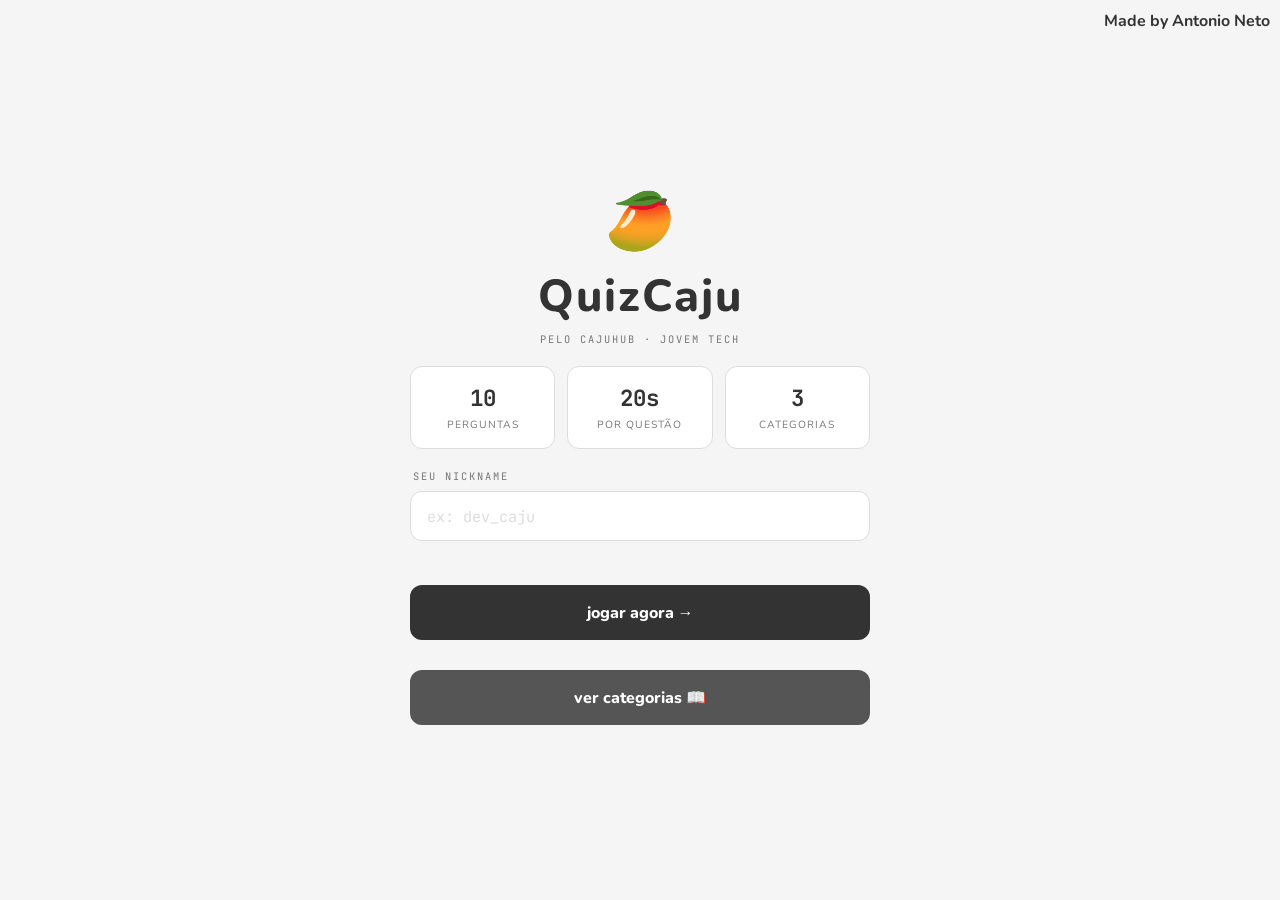
<file: index.html>
<!DOCTYPE html>
<html lang="pt-BR">

<head>
  <meta charset="UTF-8" />
  <meta name="viewport" content="width=device-width, initial-scale=1.0" />
  <title>QuizCaju</title>
  <link rel="stylesheet" href="style.css" />
</head>

<body>

  <div class="o-grande-autor">
    Made by Antonio Neto
  </div>

  <!-- ================================
      TELA 1: HOME
  ================================= -->
  <section id="tela-home" class="tela ativa">

    <div class="home-logo">
      <span class="logo-icone">🥭</span>
      <h1 class="logo-texto">QuizCaju</h1>
      <p class="logo-sub">pelo CajuHub · Jovem Tech</p>
    </div>

    <div class="home-info">
      <div class="info-card">
        <!-- ❌ id errado. O app.js procura "total-perguntas". -->
        <span class="info-num" id="total-perguntas">--</span>
        <span class="info-label">perguntas</span>
      </div>
      <div class="info-card">
        <span class="info-num">20s</span>
        <span class="info-label">por questão</span>
      </div>
      <div class="info-card">
        <span class="info-num" id="total-categorias">--</span>
        <span class="info-label">categorias</span>
      </div>
    </div>

    <div class="campo-nickname">
      <label for="input-nickname">seu nickname</label>
      <input type="text" id="input-nickname" placeholder="ex: dev_caju" maxlength="20" autocomplete="off" />
      <!-- ❌ id errado. O app.js procura "erro-nickname". -->
      <span class="campo-erro" id="erro-nickname"></span>
    </div>

    <button class="btn btn-primario" id="btn-iniciar">
      jogar agora →
    </button>
    <button class="btn" id="btn-categorias" style="margin-top: 10px; background-color: var(--cor-destaque); border-color: var(--cor-destaque);">
      ver categorias 📖
    </button>

  </section>


  <!-- ================================
      TELA 2: QUESTÃO
  ================================= -->
  <section id="tela-questao" class="tela">

    <header class="questao-header">
      <div class="progresso-info">
        <span id="questao-atual">1</span>
        <span class="progresso-sep">/</span>
        <span id="questao-total">10</span>
      </div>

      <div class="barra-progresso">
        <div class="barra-fill" id="barra-fill"></div>
      </div>

      <div class="timer-wrap">
        <svg class="timer-svg" viewBox="0 0 40 40">
          <circle class="timer-trilha" cx="20" cy="20" r="17" />
          <circle class="timer-arco" cx="20" cy="20" r="17" id="timer-arco" />
        </svg>
        <span class="timer-num" id="timer-num">20</span>
      </div>
    </header>

    <div class="categoria-tag" id="categoria-tag">HTML</div>

    <div class="questao-card">
      <p class="questao-texto" id="questao-texto">
        Carregando pergunta...
      </p>
    </div>

    <div class="opcoes-grid" id="opcoes-grid">
      <!-- opções injetadas pelo app.js -->
    </div>

  </section>


  <!-- ================================
      TELA 3: FEEDBACK
  ================================= -->
  <section id="tela-feedback" class="tela">

    <div class="feedback-icone" id="feedback-icone">⏳</div>

    <!-- ❌ tag errada. Deveria ser <h2> — título de seção. -->
    <h3 class="feedback-titulo" id="feedback-titulo">Resultado</h3>

    <p class="feedback-explicacao" id="feedback-explicacao">
      A explicação vai aparecer aqui.
    </p>

    <div class="feedback-pontos">
      <span class="pontos-num" id="feedback-pontos">+0</span>
      <span class="pontos-label">pontos</span>
    </div>

    <div class="feedback-placar">
      <span class="placar-label">placar total</span>
      <span class="placar-num" id="placar-parcial">0</span>
    </div>

    <button class="btn btn-primario" id="btn-proxima">
      próxima →
    </button>

  </section>


  <!-- ================================
      TELA 4: RESULTADO FINAL
  ================================= -->
  <section id="tela-resultado" class="tela">

    <div class="resultado-topo">
      <div class="resultado-medalha" id="resultado-medalha">🏅</div>
      <h2 class="resultado-nome" id="resultado-nome">jogador</h2>
    </div>

    <div class="resultado-score">
      <span class="score-num" id="score-final">0</span>
      <span class="score-label">pontos</span>
    </div>

    <div class="resultado-stats">
      <div class="stat">
        <span class="stat-val" id="stat-acertos">0</span>
        <span class="stat-label">acertos</span>
      </div>
      <div class="stat">
        <span class="stat-val" id="stat-erros">0</span>
        <span class="stat-label">erros</span>
      </div>
      <div class="stat">
        <span class="stat-val" id="stat-porcento">0%</span>
        <span class="stat-label">aproveitamento</span>
      </div>
    </div>

    <p class="resultado-mensagem" id="resultado-mensagem">
      Você completou o quiz!
    </p>

    <button class="btn btn-primario" id="btn-jogar-novamente">
      jogar novamente
    </button>

  </section>

  <!--Botao de categorias -->
  <div id="modal-categorias" class="modal-overlay">
    <div class="modal-conteudo">
      <h3 class="modal-titulo">Categorias inclusas na rodada</h3>
      <ul id="lista-categorias" class="modal-lista"></ul>
      <button class="btn-btn-primario" id="btn-fechar-modal">Fechar</button>
    </div>
  </div>

  <!-- Scripts no final do body -->
  <script src="questions.js"></script>
  <script src="app.js"></script>

</body>

</html>
</file>
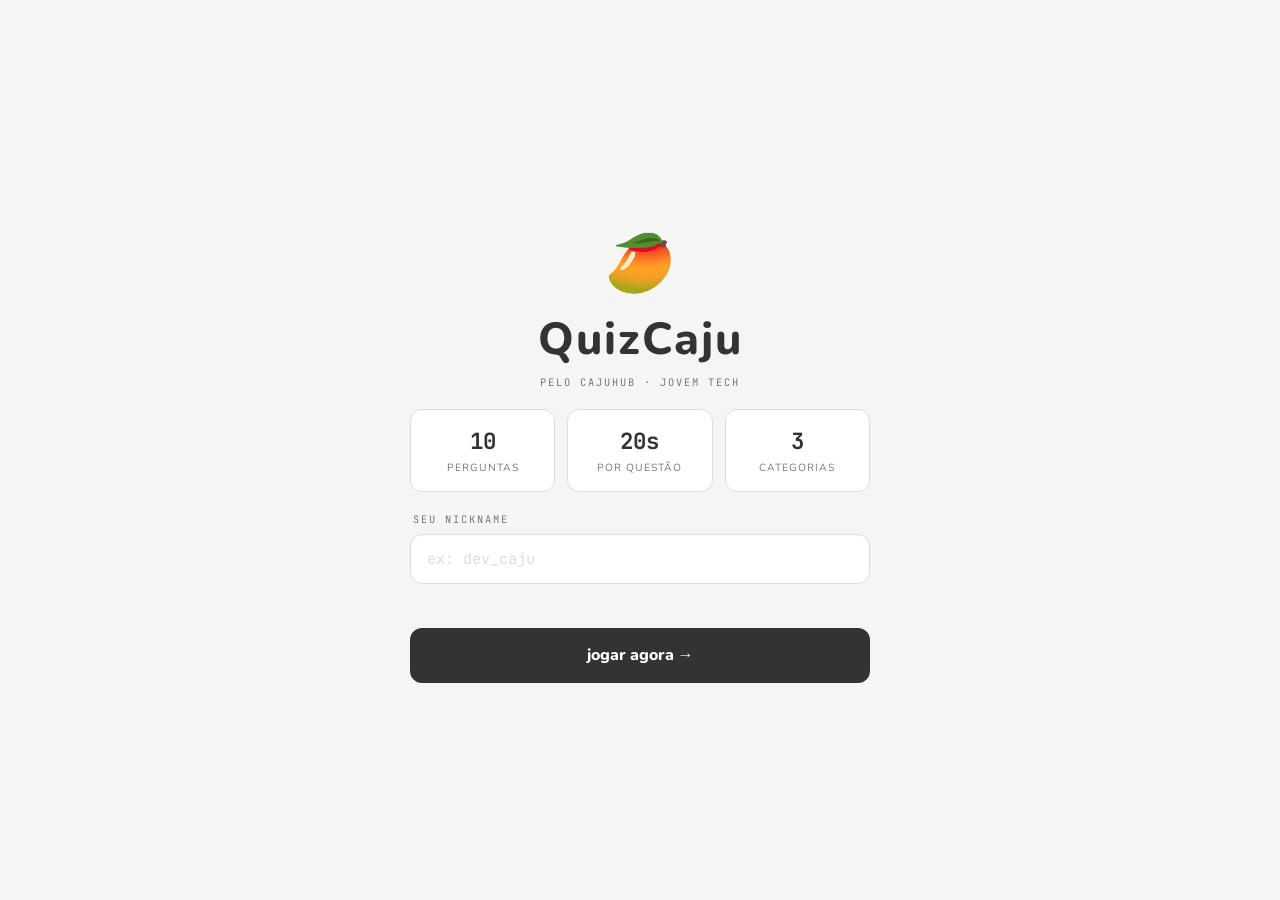
<file: S1_index.html>
<!DOCTYPE html>
<html lang="pt-BR">

<head>
  <meta charset="UTF-8" />
  <meta name="viewport" content="width=device-width, initial-scale=1.0" />
  <title>QuizCaju</title>
  <link rel="stylesheet" href="S1_style.css" />
</head>

<body>

  <!-- ================================
      TELA 1: HOME
  ================================= -->
  <section id="tela-home" class="tela ativa">

    <div class="home-logo">
      <span class="logo-icone">🥭</span>
      <h1 class="logo-texto">QuizCaju</h1>
      <p class="logo-sub">pelo CajuHub · Jovem Tech</p>
    </div>

    <div class="home-info">
      <div class="info-card">
        <!-- ❌ id errado. O app.js procura "total-perguntas". -->
        <span class="info-num" id="total-perguntas">--</span>
        <span class="info-label">perguntas</span>
      </div>
      <div class="info-card">
        <span class="info-num">20s</span>
        <span class="info-label">por questão</span>
      </div>
      <div class="info-card">
        <span class="info-num" id="total-categorias">--</span>
        <span class="info-label">categorias</span>
      </div>
    </div>

    <div class="campo-nickname">
      <label for="input-nickname">seu nickname</label>
      <input type="text" id="input-nickname" placeholder="ex: dev_caju" maxlength="20" autocomplete="off" />
      <!-- ❌ id errado. O app.js procura "erro-nickname". -->
      <span class="campo-erro" id="erro-nickname"></span>
    </div>

    <button class="btn btn-primario" id="btn-iniciar">
      jogar agora →
    </button>

  </section>


  <!-- ================================
      TELA 2: QUESTÃO
  ================================= -->
  <section id="tela-questao" class="tela">

    <header class="questao-header">
      <div class="progresso-info">
        <span id="questao-atual">1</span>
        <span class="progresso-sep">/</span>
        <span id="questao-total">10</span>
      </div>

      <div class="barra-progresso">
        <div class="barra-fill" id="barra-fill"></div>
      </div>

      <div class="timer-wrap">
        <svg class="timer-svg" viewBox="0 0 40 40">
          <circle class="timer-trilha" cx="20" cy="20" r="17" />
          <circle class="timer-arco" cx="20" cy="20" r="17" id="timer-arco" />
        </svg>
        <span class="timer-num" id="timer-num">20</span>
      </div>
    </header>

    <div class="categoria-tag" id="categoria-tag">HTML</div>

    <div class="questao-card">
      <p class="questao-texto" id="questao-texto">
        Carregando pergunta...
      </p>
    </div>

    <div class="opcoes-grid" id="opcoes-grid">
      <!-- opções injetadas pelo app.js -->
    </div>

  </section>


  <!-- ================================
      TELA 3: FEEDBACK
  ================================= -->
  <section id="tela-feedback" class="tela">

    <div class="feedback-icone" id="feedback-icone">⏳</div>

    <!-- ❌ tag errada. Deveria ser <h2> — título de seção. -->
    <h3 class="feedback-titulo" id="feedback-titulo">Resultado</h3>

    <p class="feedback-explicacao" id="feedback-explicacao">
      A explicação vai aparecer aqui.
    </p>

    <div class="feedback-pontos">
      <span class="pontos-num" id="feedback-pontos">+0</span>
      <span class="pontos-label">pontos</span>
    </div>

    <div class="feedback-placar">
      <span class="placar-label">placar total</span>
      <span class="placar-num" id="placar-parcial">0</span>
    </div>

    <button class="btn btn-primario" id="btn-proxima">
      próxima →
    </button>

  </section>


  <!-- ================================
      TELA 4: RESULTADO FINAL
  ================================= -->
  <section id="tela-resultado" class="tela">

    <div class="resultado-topo">
      <div class="resultado-medalha" id="resultado-medalha">🏅</div>
      <h2 class="resultado-nome" id="resultado-nome">jogador</h2>
    </div>

    <div class="resultado-score">
      <span class="score-num" id="score-final">0</span>
      <span class="score-label">pontos</span>
    </div>

    <div class="resultado-stats">
      <div class="stat">
        <span class="stat-val" id="stat-acertos">0</span>
        <span class="stat-label">acertos</span>
      </div>
      <div class="stat">
        <span class="stat-val" id="stat-erros">0</span>
        <span class="stat-label">erros</span>
      </div>
      <div class="stat">
        <span class="stat-val" id="stat-porcento">0%</span>
        <span class="stat-label">aproveitamento</span>
      </div>
    </div>

    <p class="resultado-mensagem" id="resultado-mensagem">
      Você completou o quiz!
    </p>

    <button class="btn btn-primario" id="btn-jogar-novamente">
      jogar novamente
    </button>

  </section>

  <!-- Scripts no final do body -->
  <script src="S1_questions.js"></script>
  <script src="S1_app.skeleton.js"></script>

</body>

</html>
</file>
<file: style.css>
/* =============================================
   QuizCaju — style.css
   Base de layout. Visual intencional cru.
   Sua missão: dar identidade a este app.
   ============================================= */

/* ── FONTES ──────────────────────────────────── */
@import url('https://fonts.googleapis.com/css2?family=Nunito:wght@400;600;700;800&family=JetBrains+Mono:wght@500;700&display=swap');

/* ── VARIÁVEIS ───────────────────────────────── */
/* Personalize estas variáveis para criar a identidade visual do seu quiz */
:root {
  --cor-fundo:      #f5f5f5;
  --cor-superficie: #ffffff;
  --cor-borda:      #dddddd;
  --cor-primaria:   #333333;
  --cor-destaque:   #555555;
  --cor-texto:      #222222;
  --cor-texto-2:    #777777;
  --cor-acerto:     #2e7d32;
  --cor-erro:       #c62828;
  --laranja:        #ff5722;
  --vermelho:       #d32f2f;
  --amarelo:        #fbc02d;
  --fonte-corpo: 'Nunito', sans-serif;
  --fonte-mono:  'JetBrains Mono', monospace;

  --raio:    12px;
  --raio-sm:  8px;
}

/* ── RESET ───────────────────────────────────── */
*, *::before, *::after {
  box-sizing: border-box;
  margin: 0;
  padding: 0;
}

html { height: 100%; }

/* ── BODY ────────────────────────────────────── */
body {
  font-family: var(--fonte-corpo);
  background-color: var(--cor-fundo);
  color: var(--cor-texto);
  min-height: 100vh;
  display: flex;
  align-items: center;
  justify-content: center;
  padding: 1.5rem 1rem;
}

/* ── TELAS ───────────────────────────────────── */
/* Cada seção é uma "tela". Só a tela com a classe .ativa aparece. */
.tela {
  display: none;
  flex-direction: column;
  align-items: center;
  gap: 1.25rem;
  width: 100%;
  max-width: 460px;
}

.tela.ativa {
  display: flex;
}

/* ── BOTÃO ───────────────────────────────────── */
.btn {
  width: 100%;
  padding: 0.9rem 1.5rem;
  border: 2px solid var(--cor-primaria);
  border-radius: var(--raio);
  background-color: var(--cor-primaria);
  color: #fff;
  font-family: var(--fonte-corpo);
  font-size: 1rem;
  font-weight: 800;
  cursor: pointer;
  transition: opacity 0.15s;
}

.btn:hover {
  opacity: 0.85;
}

.btn:active {
  transform: scale(0.97);
}

/* ══ TELA HOME ══════════════════════════════════ */
.home-logo {
  text-align: center;
  padding-top: 0.5rem;
}

.logo-icone {
  font-size: 3.5rem;
  display: block;
  margin-bottom: 0.4rem;
}

.logo-texto {
  font-size: 2.8rem;
  font-weight: 800;
  color: var(--cor-primaria);
  letter-spacing: 2px;
}

.logo-sub {
  font-family: var(--fonte-mono);
  font-size: 0.65rem;
  color: var(--cor-texto-2);
  letter-spacing: 2px;
  text-transform: uppercase;
  margin-top: 0.3rem;
}

/* cards de info (perguntas / tempo / categorias) */
.home-info {
  display: flex;
  gap: 0.75rem;
  width: 100%;
}

.info-card {
  flex: 1;
  padding: 1rem 0.5rem;
  background: var(--cor-superficie);
  border: 1px solid var(--cor-borda);
  border-radius: var(--raio);
  display: flex;
  flex-direction: column;
  align-items: center;
  gap: 0.25rem;
}

.info-num {
  font-family: var(--fonte-mono);
  font-size: 1.4rem;
  font-weight: 700;
  color: var(--cor-primaria);
}

.info-label {
  font-size: 0.65rem;
  color: var(--cor-texto-2);
  text-transform: uppercase;
  letter-spacing: 1px;
}

/* campo nickname */
.campo-nickname {
  display: flex;
  flex-direction: column;
  gap: 0.5rem;
  width: 100%;
}

.campo-nickname label {
  font-family: var(--fonte-mono);
  font-size: 0.65rem;
  color: var(--cor-texto-2);
  text-transform: uppercase;
  letter-spacing: 2px;
  padding-left: 0.2rem;
}

.campo-nickname input {
  width: 100%;
  padding: 0.85rem 1rem;
  background: var(--cor-superficie);
  border: 1px solid var(--cor-borda);
  border-radius: var(--raio);
  color: var(--cor-texto);
  font-family: var(--fonte-mono);
  font-size: 0.95rem;
  outline: none;
  transition: border-color 0.2s;
}

.campo-nickname input:focus {
  border-color: var(--cor-primaria);
}

.campo-nickname input::placeholder {
  color: var(--cor-borda);
}

.campo-erro {
  font-size: 0.78rem;
  color: var(--cor-erro);
  min-height: 1rem;
  padding-left: 0.2rem;
}


/* ══ TELA QUESTÃO ════════════════════════════════ */
.questao-header {
  display: flex;
  align-items: center;
  width: 100%;
  gap: 0.75rem;
}

.progresso-info {
  font-family: var(--fonte-mono);
  font-size: 0.75rem;
  color: var(--cor-texto-2);
  white-space: nowrap;
}

.progresso-sep {
  margin: 0 1px;
}

/* barra de progresso */
.barra-progresso {
  flex: 1;
  height: 6px;
  background: var(--cor-borda);
  border-radius: 999px;
  overflow: hidden;
}

.barra-fill {
  height: 100%;
  width: 10%;
  background: var(--cor-primaria);
  border-radius: 999px;
  transition: width 0.5s ease;
}

/* timer circular */
.timer-wrap {
  position: relative;
  width: 44px;
  height: 44px;
  flex-shrink: 0;
}

.timer-svg {
  width: 44px;
  height: 44px;
  transform: rotate(-90deg);
}

.timer-trilha {
  fill: none;
  stroke: var(--cor-borda);
  stroke-width: 3;
}

.timer-arco {
  fill: none;
  stroke: var(--cor-primaria);
  stroke-width: 3;
  stroke-linecap: round;
  stroke-dasharray: 107;
  stroke-dashoffset: 0;
  transition: stroke-dashoffset 1s linear;
}

.timer-num {
  position: absolute;
  inset: 0;
  display: flex;
  align-items: center;
  justify-content: center;
  font-family: var(--fonte-mono);
  font-size: 0.75rem;
  font-weight: 700;
  color: var(--cor-texto);
}

/* tag de categoria */
.categoria-tag {
  align-self: flex-start;
  font-family: var(--fonte-mono);
  font-size: 0.6rem;
  font-weight: 700;
  letter-spacing: 2px;
  text-transform: uppercase;
  padding: 0.3rem 0.85rem;
  border-radius: 999px;
  background: var(--cor-borda);
  color: var(--cor-texto-2);
  border: 1px solid var(--cor-borda);
}

/* card da questão */
.questao-card {
  width: 100%;
  padding: 1.4rem 1.25rem;
  background: var(--cor-superficie);
  border: 1px solid var(--cor-borda);
  border-radius: var(--raio);
}

.questao-texto {
  font-size: 1rem;
  font-weight: 700;
  line-height: 1.65;
}

/* opções */
.opcoes-grid {
  display: flex;
  flex-direction: column;
  gap: 0.6rem;
  width: 100%;
}

.opcao-btn {
  width: 100%;
  display: flex;
  align-items: center;
  gap: 0.85rem;
  padding: 0.85rem 1rem;
  background: var(--cor-superficie);
  border: 1px solid var(--cor-borda);
  border-radius: var(--raio-sm);
  cursor: pointer;
  text-align: left;
  color: var(--cor-texto);
  font-family: var(--fonte-corpo);
  font-size: 0.9rem;
  font-weight: 600;
  line-height: 1.4;
  transition: border-color 0.15s, background 0.15s;
}

.opcao-btn:hover:not(:disabled) {
  border-color: var(--cor-primaria);
  background: var(--cor-fundo);
}

.opcao-btn:disabled {
  cursor: not-allowed;
}

.opcao-letra {
  width: 28px;
  height: 28px;
  border-radius: 6px;
  display: flex;
  align-items: center;
  justify-content: center;
  font-family: var(--fonte-mono);
  font-size: 0.65rem;
  font-weight: 800;
  flex-shrink: 0;
  background: var(--cor-fundo);
  border: 1px solid var(--cor-borda);
  color: var(--cor-texto-2);
}

.opcao-texto {
  flex: 1;
  word-break: break-word;
}

/* feedback visual das opções */
.opcao-btn.correta {
  border-color: var(--cor-acerto) !important;
  background: #e8f5e9 !important;
  color: var(--cor-acerto);
}

.opcao-btn.errada {
  border-color: var(--cor-erro) !important;
  background: #ffebee !important;
  color: var(--cor-erro);
}


/* ══ TELA FEEDBACK ══════════════════════════════ */
.feedback-icone {
  font-size: 4rem;
  line-height: 1;
}

.feedback-titulo {
  font-size: 2rem;
  font-weight: 800;
  letter-spacing: 2px;
  text-align: center;
}

.feedback-titulo.acerto { color: var(--cor-acerto); }
.feedback-titulo.erro   { color: var(--cor-erro); }

.feedback-explicacao {
  font-size: 0.875rem;
  color: var(--cor-texto-2);
  text-align: center;
  line-height: 1.65;
  max-width: 380px;
}

.feedback-pontos {
  display: flex;
  align-items: baseline;
  gap: 0.5rem;
}

.pontos-num {
  font-family: var(--fonte-mono);
  font-size: 2.5rem;
  font-weight: 700;
  color: var(--cor-primaria);
}

.pontos-label {
  font-size: 0.8rem;
  color: var(--cor-texto-2);
  font-weight: 600;
}

.feedback-placar {
  width: 100%;
  padding: 0.9rem 1.25rem;
  background: var(--cor-superficie);
  border: 1px solid var(--cor-borda);
  border-radius: var(--raio);
  display: flex;
  align-items: center;
  justify-content: space-between;
}

.placar-label {
  font-family: var(--fonte-mono);
  font-size: 0.62rem;
  color: var(--cor-texto-2);
  text-transform: uppercase;
  letter-spacing: 1.5px;
}

.placar-num {
  font-family: var(--fonte-mono);
  font-size: 1.1rem;
  font-weight: 700;
  color: var(--cor-texto);
}


/* ══ TELA RESULTADO ═════════════════════════════ */
.resultado-topo {
  display: flex;
  flex-direction: column;
  align-items: center;
  gap: 0.5rem;
}

.resultado-medalha {
  font-size: 4.5rem;
  line-height: 1;
}

.resultado-nome {
  font-family: var(--fonte-mono);
  font-size: 0.9rem;
  color: var(--cor-texto-2);
  font-weight: 700;
}

.resultado-score {
  display: flex;
  flex-direction: column;
  align-items: center;
  gap: 0.1rem;
}

.score-num {
  font-family: var(--fonte-mono);
  font-size: 4.5rem;
  font-weight: 800;
  line-height: 1;
  color: var(--cor-primaria);
}

.score-label {
  font-family: var(--fonte-mono);
  font-size: 0.62rem;
  color: var(--cor-texto-2);
  text-transform: uppercase;
  letter-spacing: 2px;
}

.resultado-stats {
  display: flex;
  gap: 0.65rem;
  width: 100%;
}

.stat {
  flex: 1;
  padding: 0.9rem 0.5rem;
  background: var(--cor-superficie);
  border: 1px solid var(--cor-borda);
  border-radius: var(--raio);
  display: flex;
  flex-direction: column;
  align-items: center;
  gap: 0.3rem;
}

.stat-val {
  font-family: var(--fonte-mono);
  font-size: 1.4rem;
  font-weight: 800;
  color: var(--cor-texto);
}

.stat-label {
  font-size: 0.6rem;
  color: var(--cor-texto-2);
  text-transform: uppercase;
  letter-spacing: 1px;
}

.resultado-mensagem {
  font-size: 0.9rem;
  color: var(--cor-texto-2);
  text-align: center;
  line-height: 1.6;
  font-style: italic;
}

/* ── RESPONSIVO ──────────────────────────────── */
@media (max-width: 380px) {
  .logo-texto  { font-size: 2.2rem; }
  .score-num   { font-size: 3.5rem; }
}

.o-grande-autor {
  position: absolute;
  top: 10px;
  right: 10px;
  font-weight: bold;
  z-index: 1000;
  color: #333;
}

/* ── Categorias botao ─────────────────────── */
.modal-overlay {
  display: none;
  position: fixed;
  inset: 0;
  background: rgba(0, 0, 0, 0.6);
  z-index: 2000;
  align-items: center;
  justify-content: center;
  padding: 1rem;
}
.modal-overlay.ativo {
  display: flex;
}
.modal-conteudo {
  background: var(--cor-superficie);
  border-radius: var(--raio);
  padding: 1.5rem;
  width: 100%;
  max-width: 360px;
  border: 1px solid var(--cor-borda);
  box-shadow: 0 4px 12px rgba(0,0,0,0.1);
  text-align: center;
}
.modal-titulo {
  font-size: 1.25rem;
  color: var(--cor-primaria);
  font-weight: 800;
  margin-bottom: 1rem;
}
.modal-lista {
  list-style: none;
  text-align: left;
  margin-bottom: 1.5rem;
  max-height: 250px;
  overflow-y: auto;
}
.modal-lista li {
  padding: 0.6rem 0.5rem;
  border-bottom: 1px solid var(--cor-borda);
  color: var(--cor-texto);
  font-family: var(--fonte-mono);
  font-size: 0.9rem;
}
.modal-lista li:last-child {
  border-bottom: none;
}
</file>
<file: S1_style.css>
/* =============================================
   QuizCaju — style.css
   Base de layout. Visual intencional cru.
   Sua missão: dar identidade a este app.
   ============================================= */

/* ── FONTES ──────────────────────────────────── */
@import url('https://fonts.googleapis.com/css2?family=Nunito:wght@400;600;700;800&family=JetBrains+Mono:wght@500;700&display=swap');

/* ── VARIÁVEIS ───────────────────────────────── */
/* Personalize estas variáveis para criar a identidade visual do seu quiz */
:root {
  --cor-fundo:      #f5f5f5;
  --cor-superficie: #ffffff;
  --cor-borda:      #dddddd;
  --cor-primaria:   #333333;
  --cor-destaque:   #555555;
  --cor-texto:      #222222;
  --cor-texto-2:    #777777;
  --cor-acerto:     #2e7d32;
  --cor-erro:       #c62828;
  --laranja:        #ff5722;
  --vermelho:       #d32f2f;
  --amarelo:        #fbc02d;
  --fonte-corpo: 'Nunito', sans-serif;
  --fonte-mono:  'JetBrains Mono', monospace;

  --raio:    12px;
  --raio-sm:  8px;
}

/* ── RESET ───────────────────────────────────── */
*, *::before, *::after {
  box-sizing: border-box;
  margin: 0;
  padding: 0;
}

html { height: 100%; }

/* ── BODY ────────────────────────────────────── */
body {
  font-family: var(--fonte-corpo);
  background-color: var(--cor-fundo);
  color: var(--cor-texto);
  min-height: 100vh;
  display: flex;
  align-items: center;
  justify-content: center;
  padding: 1.5rem 1rem;
}

/* ── TELAS ───────────────────────────────────── */
/* Cada seção é uma "tela". Só a tela com a classe .ativa aparece. */
.tela {
  display: none;
  flex-direction: column;
  align-items: center;
  gap: 1.25rem;
  width: 100%;
  max-width: 460px;
}

.tela.ativa {
  display: flex;
}

/* ── BOTÃO ───────────────────────────────────── */
.btn {
  width: 100%;
  padding: 0.9rem 1.5rem;
  border: 2px solid var(--cor-primaria);
  border-radius: var(--raio);
  background-color: var(--cor-primaria);
  color: #fff;
  font-family: var(--fonte-corpo);
  font-size: 1rem;
  font-weight: 800;
  cursor: pointer;
  transition: opacity 0.15s;
}

.btn:hover {
  opacity: 0.85;
}

.btn:active {
  transform: scale(0.97);
}

/* ══ TELA HOME ══════════════════════════════════ */
.home-logo {
  text-align: center;
  padding-top: 0.5rem;
}

.logo-icone {
  font-size: 3.5rem;
  display: block;
  margin-bottom: 0.4rem;
}

.logo-texto {
  font-size: 2.8rem;
  font-weight: 800;
  color: var(--cor-primaria);
  letter-spacing: 2px;
}

.logo-sub {
  font-family: var(--fonte-mono);
  font-size: 0.65rem;
  color: var(--cor-texto-2);
  letter-spacing: 2px;
  text-transform: uppercase;
  margin-top: 0.3rem;
}

/* cards de info (perguntas / tempo / categorias) */
.home-info {
  display: flex;
  gap: 0.75rem;
  width: 100%;
}

.info-card {
  flex: 1;
  padding: 1rem 0.5rem;
  background: var(--cor-superficie);
  border: 1px solid var(--cor-borda);
  border-radius: var(--raio);
  display: flex;
  flex-direction: column;
  align-items: center;
  gap: 0.25rem;
}

.info-num {
  font-family: var(--fonte-mono);
  font-size: 1.4rem;
  font-weight: 700;
  color: var(--cor-primaria);
}

.info-label {
  font-size: 0.65rem;
  color: var(--cor-texto-2);
  text-transform: uppercase;
  letter-spacing: 1px;
}

/* campo nickname */
.campo-nickname {
  display: flex;
  flex-direction: column;
  gap: 0.5rem;
  width: 100%;
}

.campo-nickname label {
  font-family: var(--fonte-mono);
  font-size: 0.65rem;
  color: var(--cor-texto-2);
  text-transform: uppercase;
  letter-spacing: 2px;
  padding-left: 0.2rem;
}

.campo-nickname input {
  width: 100%;
  padding: 0.85rem 1rem;
  background: var(--cor-superficie);
  border: 1px solid var(--cor-borda);
  border-radius: var(--raio);
  color: var(--cor-texto);
  font-family: var(--fonte-mono);
  font-size: 0.95rem;
  outline: none;
  transition: border-color 0.2s;
}

.campo-nickname input:focus {
  border-color: var(--cor-primaria);
}

.campo-nickname input::placeholder {
  color: var(--cor-borda);
}

.campo-erro {
  font-size: 0.78rem;
  color: var(--cor-erro);
  min-height: 1rem;
  padding-left: 0.2rem;
}


/* ══ TELA QUESTÃO ════════════════════════════════ */
.questao-header {
  display: flex;
  align-items: center;
  width: 100%;
  gap: 0.75rem;
}

.progresso-info {
  font-family: var(--fonte-mono);
  font-size: 0.75rem;
  color: var(--cor-texto-2);
  white-space: nowrap;
}

.progresso-sep {
  margin: 0 1px;
}

/* barra de progresso */
.barra-progresso {
  flex: 1;
  height: 6px;
  background: var(--cor-borda);
  border-radius: 999px;
  overflow: hidden;
}

.barra-fill {
  height: 100%;
  width: 10%;
  background: var(--cor-primaria);
  border-radius: 999px;
  transition: width 0.5s ease;
}

/* timer circular */
.timer-wrap {
  position: relative;
  width: 44px;
  height: 44px;
  flex-shrink: 0;
}

.timer-svg {
  width: 44px;
  height: 44px;
  transform: rotate(-90deg);
}

.timer-trilha {
  fill: none;
  stroke: var(--cor-borda);
  stroke-width: 3;
}

.timer-arco {
  fill: none;
  stroke: var(--cor-primaria);
  stroke-width: 3;
  stroke-linecap: round;
  stroke-dasharray: 107;
  stroke-dashoffset: 0;
  transition: stroke-dashoffset 1s linear;
}

.timer-num {
  position: absolute;
  inset: 0;
  display: flex;
  align-items: center;
  justify-content: center;
  font-family: var(--fonte-mono);
  font-size: 0.75rem;
  font-weight: 700;
  color: var(--cor-texto);
}

/* tag de categoria */
.categoria-tag {
  align-self: flex-start;
  font-family: var(--fonte-mono);
  font-size: 0.6rem;
  font-weight: 700;
  letter-spacing: 2px;
  text-transform: uppercase;
  padding: 0.3rem 0.85rem;
  border-radius: 999px;
  background: var(--cor-borda);
  color: var(--cor-texto-2);
  border: 1px solid var(--cor-borda);
}

/* card da questão */
.questao-card {
  width: 100%;
  padding: 1.4rem 1.25rem;
  background: var(--cor-superficie);
  border: 1px solid var(--cor-borda);
  border-radius: var(--raio);
}

.questao-texto {
  font-size: 1rem;
  font-weight: 700;
  line-height: 1.65;
}

/* opções */
.opcoes-grid {
  display: flex;
  flex-direction: column;
  gap: 0.6rem;
  width: 100%;
}

.opcao-btn {
  width: 100%;
  display: flex;
  align-items: center;
  gap: 0.85rem;
  padding: 0.85rem 1rem;
  background: var(--cor-superficie);
  border: 1px solid var(--cor-borda);
  border-radius: var(--raio-sm);
  cursor: pointer;
  text-align: left;
  color: var(--cor-texto);
  font-family: var(--fonte-corpo);
  font-size: 0.9rem;
  font-weight: 600;
  line-height: 1.4;
  transition: border-color 0.15s, background 0.15s;
}

.opcao-btn:hover:not(:disabled) {
  border-color: var(--cor-primaria);
  background: var(--cor-fundo);
}

.opcao-btn:disabled {
  cursor: not-allowed;
}

.opcao-letra {
  width: 28px;
  height: 28px;
  border-radius: 6px;
  display: flex;
  align-items: center;
  justify-content: center;
  font-family: var(--fonte-mono);
  font-size: 0.65rem;
  font-weight: 800;
  flex-shrink: 0;
  background: var(--cor-fundo);
  border: 1px solid var(--cor-borda);
  color: var(--cor-texto-2);
}

.opcao-texto {
  flex: 1;
  word-break: break-word;
}

/* feedback visual das opções */
.opcao-btn.correta {
  border-color: var(--cor-acerto) !important;
  background: #e8f5e9 !important;
  color: var(--cor-acerto);
}

.opcao-btn.errada {
  border-color: var(--cor-erro) !important;
  background: #ffebee !important;
  color: var(--cor-erro);
}


/* ══ TELA FEEDBACK ══════════════════════════════ */
.feedback-icone {
  font-size: 4rem;
  line-height: 1;
}

.feedback-titulo {
  font-size: 2rem;
  font-weight: 800;
  letter-spacing: 2px;
  text-align: center;
}

.feedback-titulo.acerto { color: var(--cor-acerto); }
.feedback-titulo.erro   { color: var(--cor-erro); }

.feedback-explicacao {
  font-size: 0.875rem;
  color: var(--cor-texto-2);
  text-align: center;
  line-height: 1.65;
  max-width: 380px;
}

.feedback-pontos {
  display: flex;
  align-items: baseline;
  gap: 0.5rem;
}

.pontos-num {
  font-family: var(--fonte-mono);
  font-size: 2.5rem;
  font-weight: 700;
  color: var(--cor-primaria);
}

.pontos-label {
  font-size: 0.8rem;
  color: var(--cor-texto-2);
  font-weight: 600;
}

.feedback-placar {
  width: 100%;
  padding: 0.9rem 1.25rem;
  background: var(--cor-superficie);
  border: 1px solid var(--cor-borda);
  border-radius: var(--raio);
  display: flex;
  align-items: center;
  justify-content: space-between;
}

.placar-label {
  font-family: var(--fonte-mono);
  font-size: 0.62rem;
  color: var(--cor-texto-2);
  text-transform: uppercase;
  letter-spacing: 1.5px;
}

.placar-num {
  font-family: var(--fonte-mono);
  font-size: 1.1rem;
  font-weight: 700;
  color: var(--cor-texto);
}


/* ══ TELA RESULTADO ═════════════════════════════ */
.resultado-topo {
  display: flex;
  flex-direction: column;
  align-items: center;
  gap: 0.5rem;
}

.resultado-medalha {
  font-size: 4.5rem;
  line-height: 1;
}

.resultado-nome {
  font-family: var(--fonte-mono);
  font-size: 0.9rem;
  color: var(--cor-texto-2);
  font-weight: 700;
}

.resultado-score {
  display: flex;
  flex-direction: column;
  align-items: center;
  gap: 0.1rem;
}

.score-num {
  font-family: var(--fonte-mono);
  font-size: 4.5rem;
  font-weight: 800;
  line-height: 1;
  color: var(--cor-primaria);
}

.score-label {
  font-family: var(--fonte-mono);
  font-size: 0.62rem;
  color: var(--cor-texto-2);
  text-transform: uppercase;
  letter-spacing: 2px;
}

.resultado-stats {
  display: flex;
  gap: 0.65rem;
  width: 100%;
}

.stat {
  flex: 1;
  padding: 0.9rem 0.5rem;
  background: var(--cor-superficie);
  border: 1px solid var(--cor-borda);
  border-radius: var(--raio);
  display: flex;
  flex-direction: column;
  align-items: center;
  gap: 0.3rem;
}

.stat-val {
  font-family: var(--fonte-mono);
  font-size: 1.4rem;
  font-weight: 800;
  color: var(--cor-texto);
}

.stat-label {
  font-size: 0.6rem;
  color: var(--cor-texto-2);
  text-transform: uppercase;
  letter-spacing: 1px;
}

.resultado-mensagem {
  font-size: 0.9rem;
  color: var(--cor-texto-2);
  text-align: center;
  line-height: 1.6;
  font-style: italic;
}

/* ── RESPONSIVO ──────────────────────────────── */
@media (max-width: 380px) {
  .logo-texto  { font-size: 2.2rem; }
  .score-num   { font-size: 3.5rem; }
}

.o-grande-autor {
  position: absolute;
  top: 10px;
  right: 10px;
  font-weight: bold;
  z-index: 1000;
  color: #333;
}

/* ── Categorias botao ─────────────────────── */
.modal-overlay {
  display: none;
  position: fixed;
  inset: 0;
  background: rgba(0, 0, 0, 0.6);
  z-index: 2000;
  align-items: center;
  justify-content: center;
  padding: 1rem;
}
.modal-overlay.ativo {
  display: flex;
}
.modal-conteudo {
  background: var(--cor-superficie);
  border-radius: var(--raio);
  padding: 1.5rem;
  width: 100%;
  max-width: 360px;
  border: 1px solid var(--cor-borda);
  box-shadow: 0 4px 12px rgba(0,0,0,0.1);
  text-align: center;
}
.modal-titulo {
  font-size: 1.25rem;
  color: var(--cor-primaria);
  font-weight: 800;
  margin-bottom: 1rem;
}
.modal-lista {
  list-style: none;
  text-align: left;
  margin-bottom: 1.5rem;
  max-height: 250px;
  overflow-y: auto;
}
.modal-lista li {
  padding: 0.6rem 0.5rem;
  border-bottom: 1px solid var(--cor-borda);
  color: var(--cor-texto);
  font-family: var(--fonte-mono);
  font-size: 0.9rem;
}
.modal-lista li:last-child {
  border-bottom: none;
}
</file>
